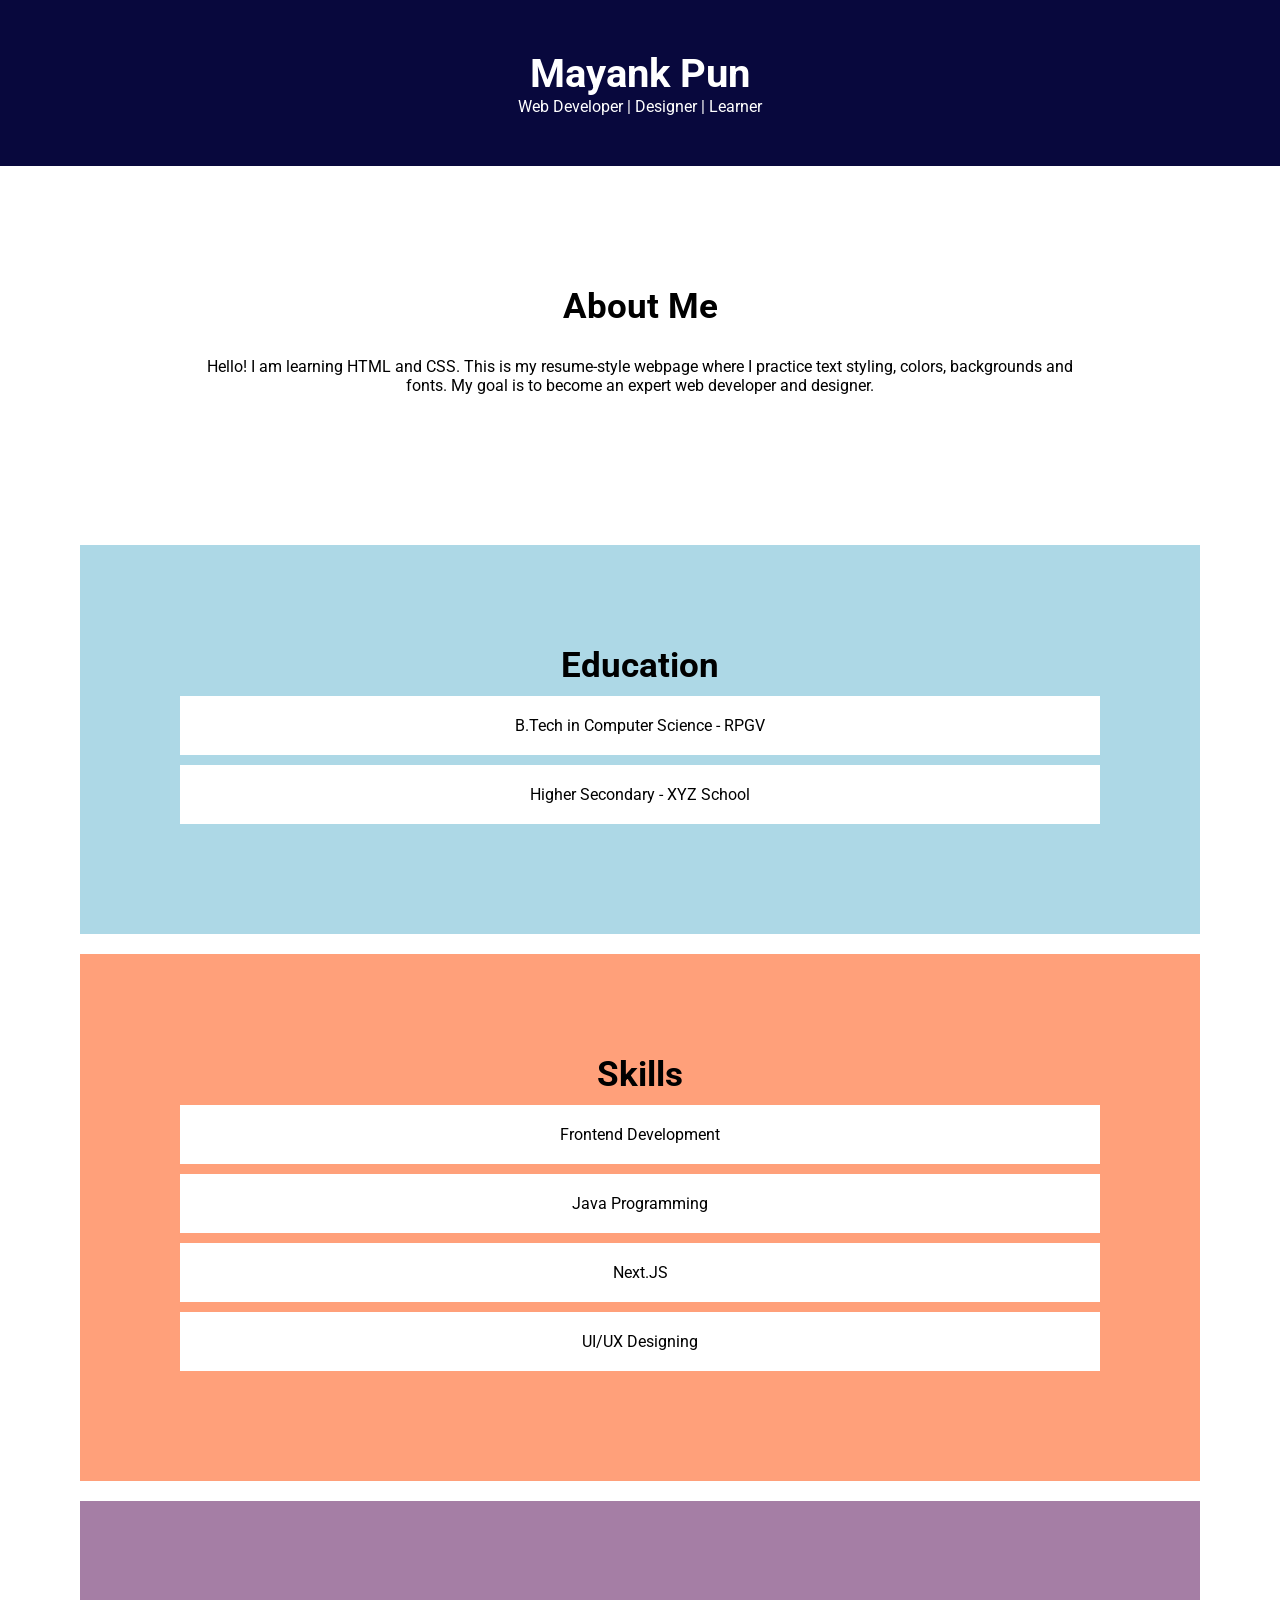
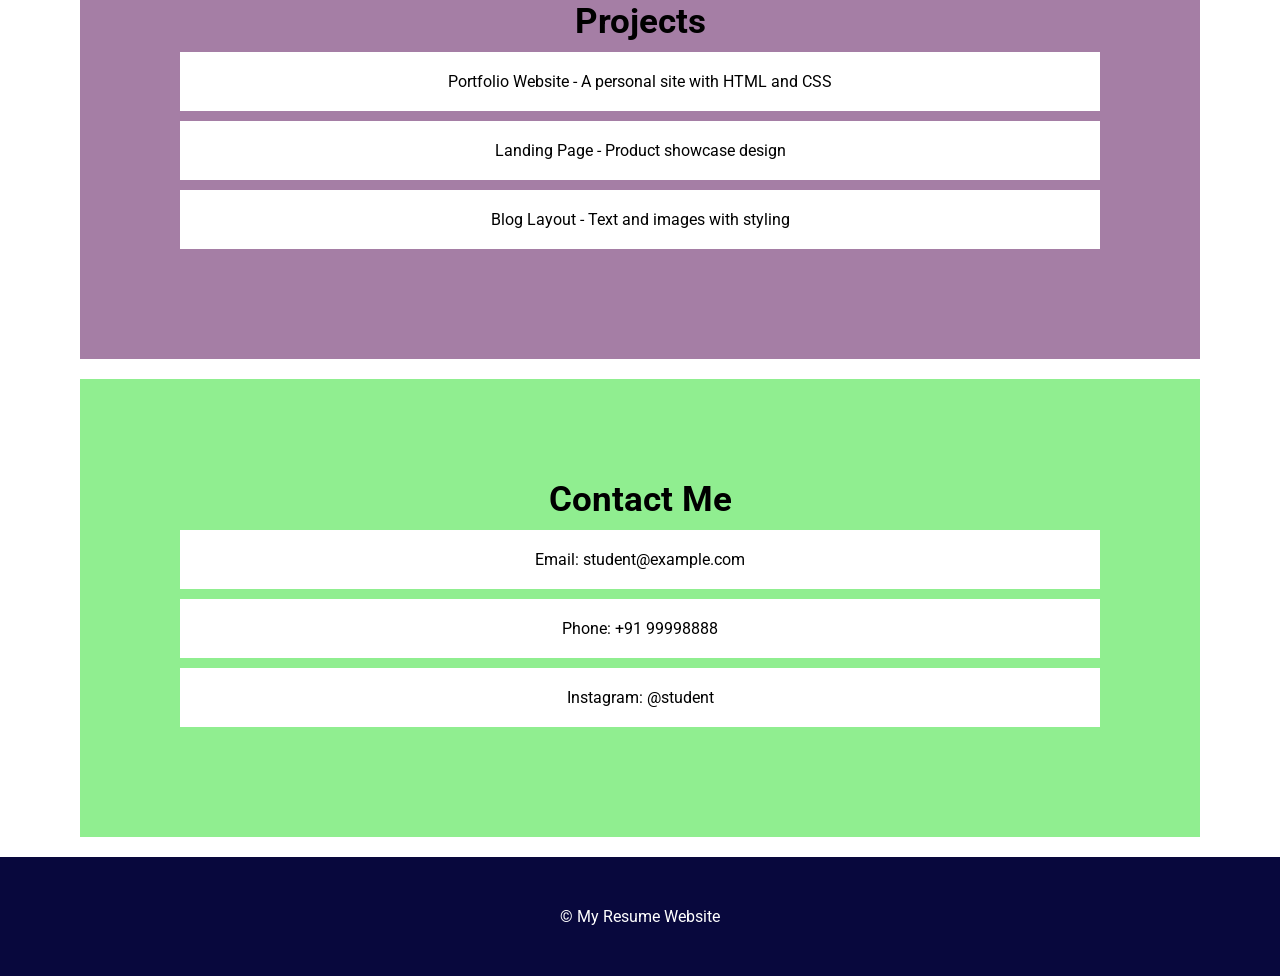
<file: Frontend/Assignment 01/index.html>
<!DOCTYPE html>
<html lang="en">
  <head>
    <meta charset="UTF-8" />
    <meta name="viewport" content="width=device-width, initial-scale=1.0" />
    <title>My Resume Website</title>
    <link rel="stylesheet" href="style.css" />
  </head>
  <body>
    <header>
      <h1>Mayank Pun</h1>
      <p>Web Developer | Designer | Learner</p>
    </header>
    <main>
      <div>
        <h2>About Me</h2>
        <p>
          Hello! I am learning HTML and CSS. This is my resume-style webpage
          where I practice text styling, colors, backgrounds and fonts. My goal
          is to become an expert web developer and designer.
        </p>
      </div>

      <div>
        <h2>Education</h2>
        <p>B.Tech in Computer Science - RPGV</p>
        <p>Higher Secondary - XYZ School</p>
      </div>

      <div>
        <h2>Skills</h2>
        <p>Frontend Development</p>
        <p>Java Programming</p>
        <p>Next.JS</p>
        <p>UI/UX Designing</p>
      </div>

      <div>
        <h2>Projects</h2>
        <p>Portfolio Website - A personal site with HTML and CSS</p>
        <p>Landing Page - Product showcase design</p>
        <p>Blog Layout - Text and images with styling</p>
      </div>

      <div>
        <h2>Contact Me</h2>
        <p>Email: student@example.com</p>
        <p>Phone: +91 99998888</p>
        <p>Instagram: @student</p>
      </div>
    </main>
    <footer>&copy; My Resume Website</footer>
  </body>
</html>
</file>
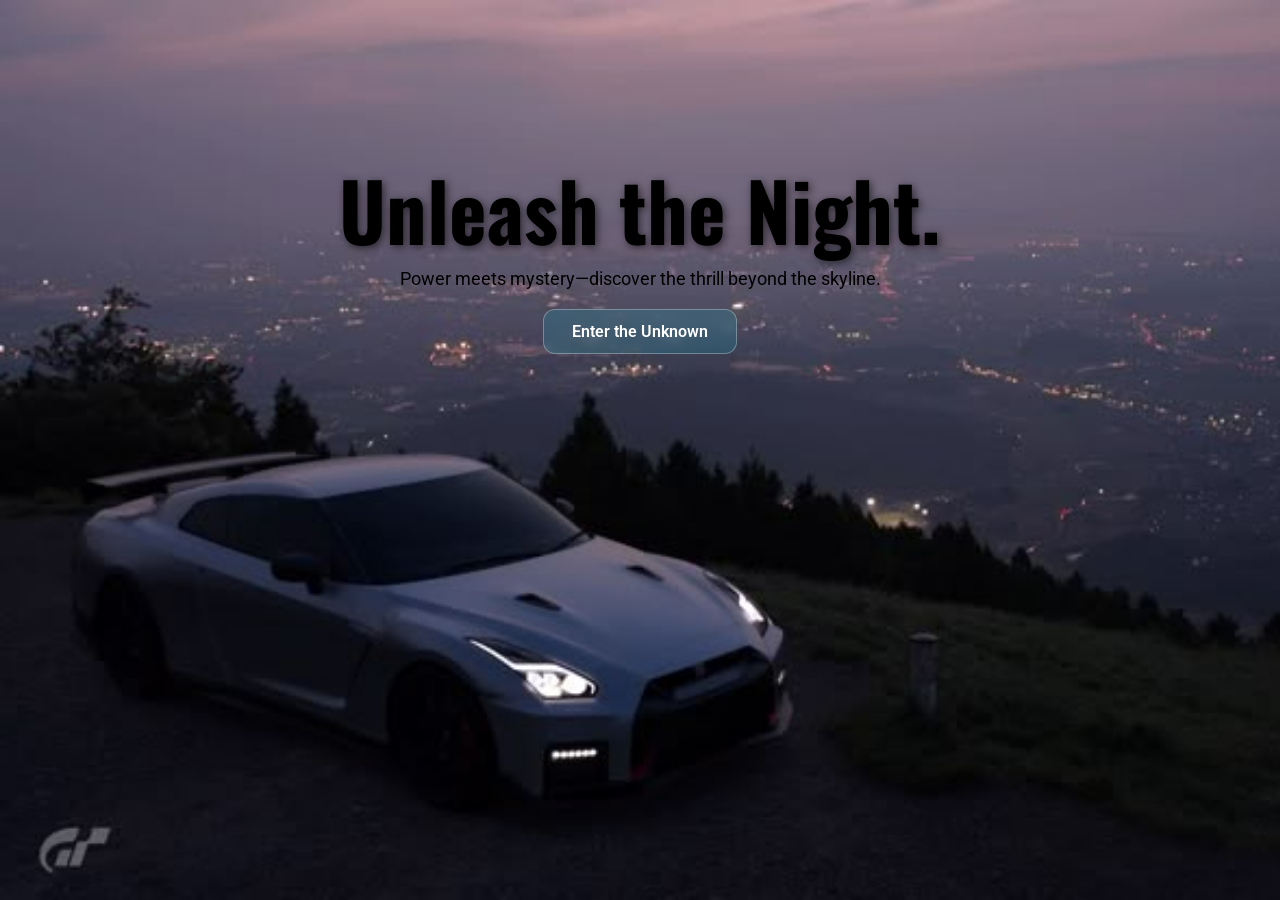
<file: Frontend/Assignment 02/index.html>
<!DOCTYPE html>
<html lang="en">
<head>
    <meta charset="UTF-8">
    <meta name="viewport" content="width=device-width, initial-scale=1.0">
    <title>Herosection</title>
    <link rel="stylesheet" href="style.css">
    <link rel="shortcut icon" href="favicon.ico" type="image/x-icon">
</head>
<body>
    <div class="herosection"> 
        <h1>Unleash the Night.</h1> 
        <p>Power meets mystery—discover the thrill beyond the skyline.</p>
        <button>Enter the Unknown</button>
    </div>
</body>
</html>
</file>
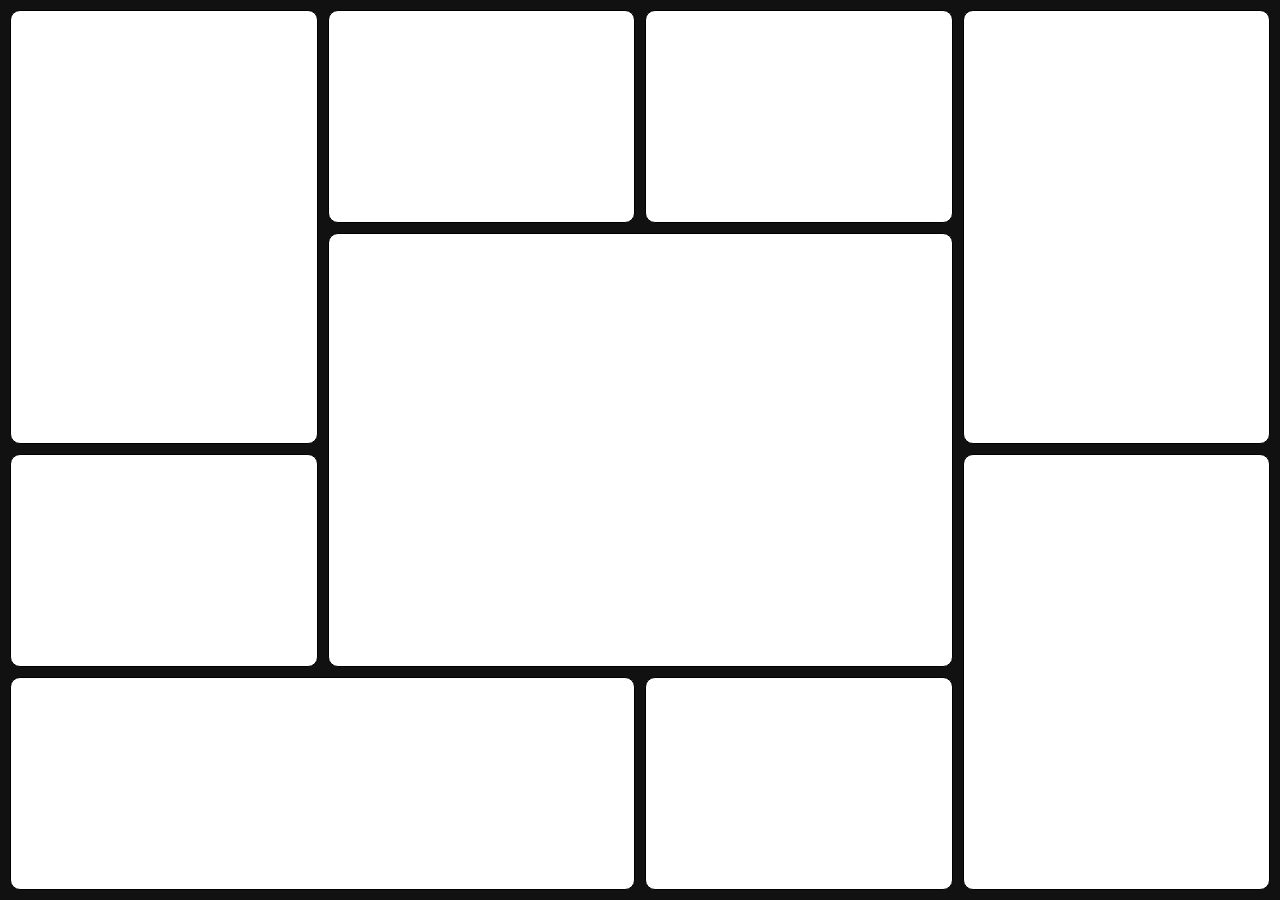
<file: Frontend/Assignment 05/index.html>
<!DOCTYPE html>
<html lang="en">
  <head>
    <meta charset="UTF-8" />
    <meta name="viewport" content="width=device-width, initial-scale=1.0" />
    <title>Bento Grid</title>
    <link rel="stylesheet" href="style.css" />
  </head>
  <body>
    <main>
      <section><div>Naruto</div></section>
      <section><div>Akki</div></section>
      <section><div>Goku</div></section>
      <section><div>Zhao</div></section>
      <section><div>Khristeen</div></section>
      <section><div>Albedo</div></section>
      <section><div>Sukuna</div></section>
      <section><div>Luffy</div></section>
      <section><div>Anya</div></section>
    </main>
  </body>
</html>
</file>
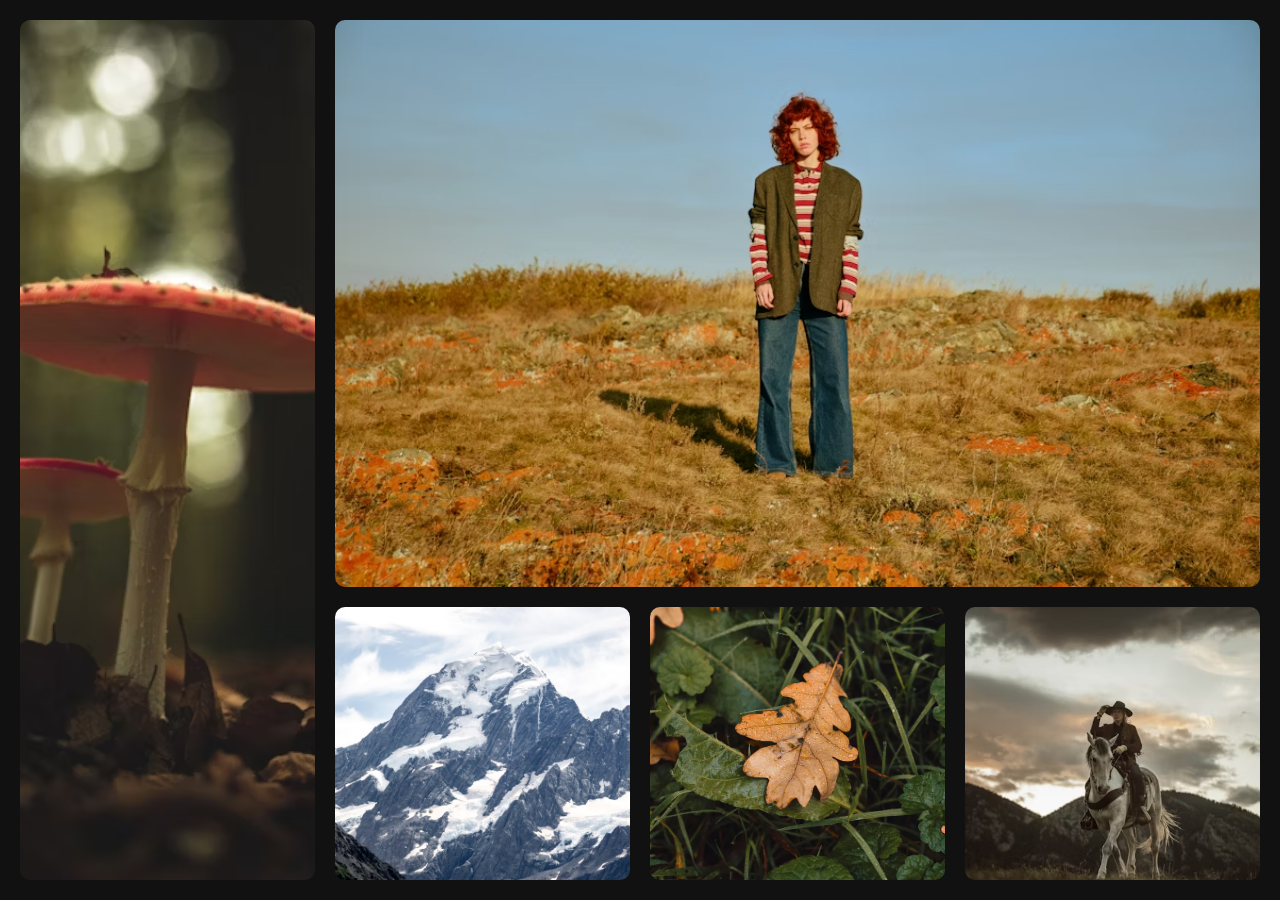
<file: Frontend/Assignment 07/index.html>
<!DOCTYPE html>
<html lang="en">
<head>
    <meta charset="UTF-8">
    <meta name="viewport" content="width=device-width, initial-scale=1.0">
    <title>Image gallery</title>
    <link rel="stylesheet" href="style.css">
</head>
<body>
    <main>
        <div id="img-1"></div>
        <div id="img-2"></div>
        <div id="img-3"></div>
        <div id="img-4"></div>
        <div id="img-5"></div>
    </main>
</body>
</html>
</file>
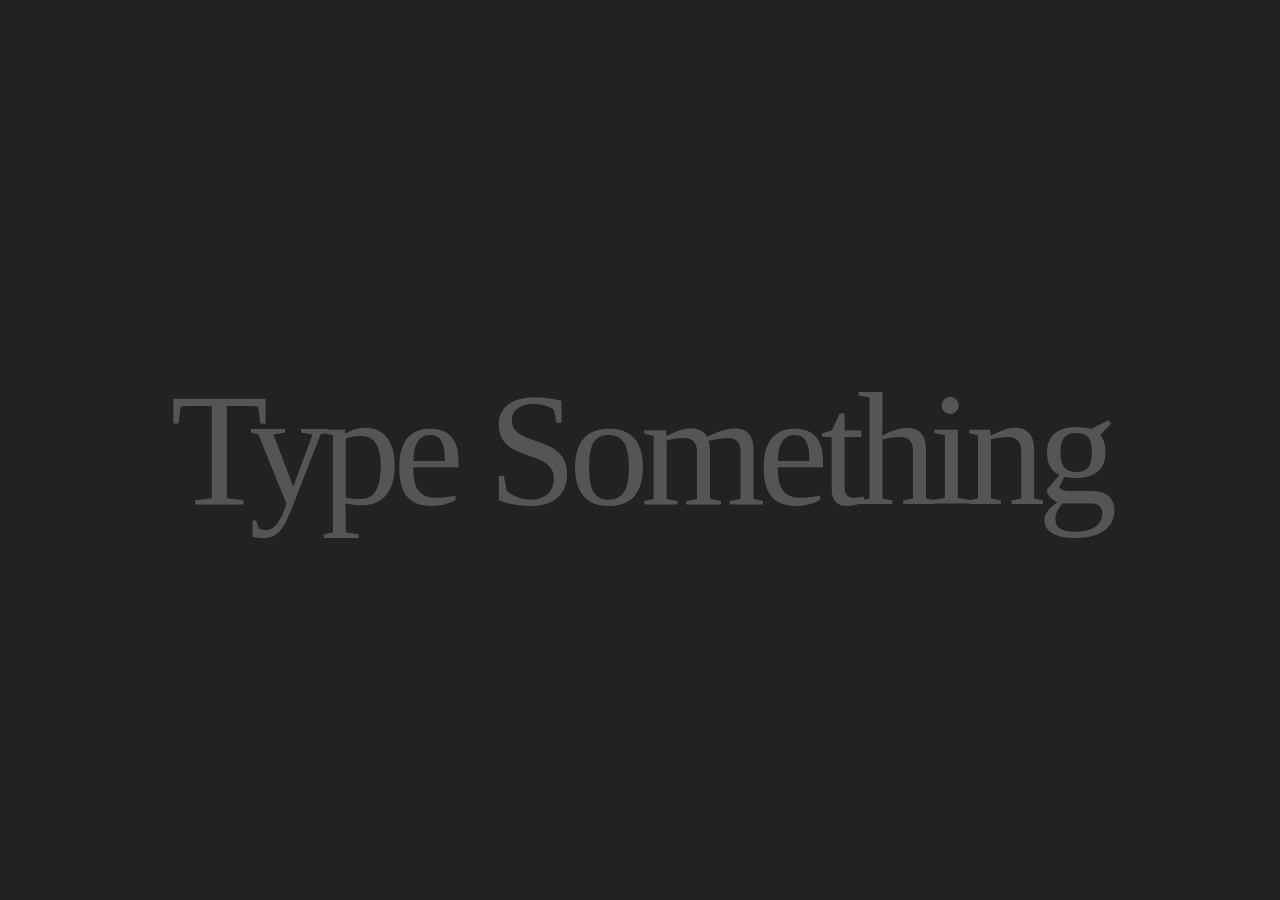
<file: Frontend/Assignment 08/index.html>
<!DOCTYPE html>
<html lang="en">
  <head>
    <meta charset="UTF-8" />
    <meta name="viewport" content="width=device-width, initial-scale=1.0" />
    <title>Key Tracker</title>
    <style>
      * {
        margin: 0;
        padding: 0;
        font-family: Calibri;
        box-sizing: border-box;
      }

      html,
      body {
        height: 100%;
        width: 100%;
      }

      main {
        height: 100%;
        width: 100%;
        background-color: #222;
        display: flex;
        align-items: center;
        justify-content: center;
      }

      p{
        position: absolute;
        top: 10%;
        left: 50%;
        transform: translateX(-50%);
        color: white;
      }

      h1 {
        color: #555;
        font-size: 10rem;
        font-weight: 300;
        user-select: none;
        letter-spacing: -0.5rem;
        transition: 0.5s ease;
      }
    </style>
  </head>
  <body>
    <main>
      <p></p>
      <h1>Type Something</h1>
    </main>

    <script src="script.js"></script>
  </body>
</html>
</file>
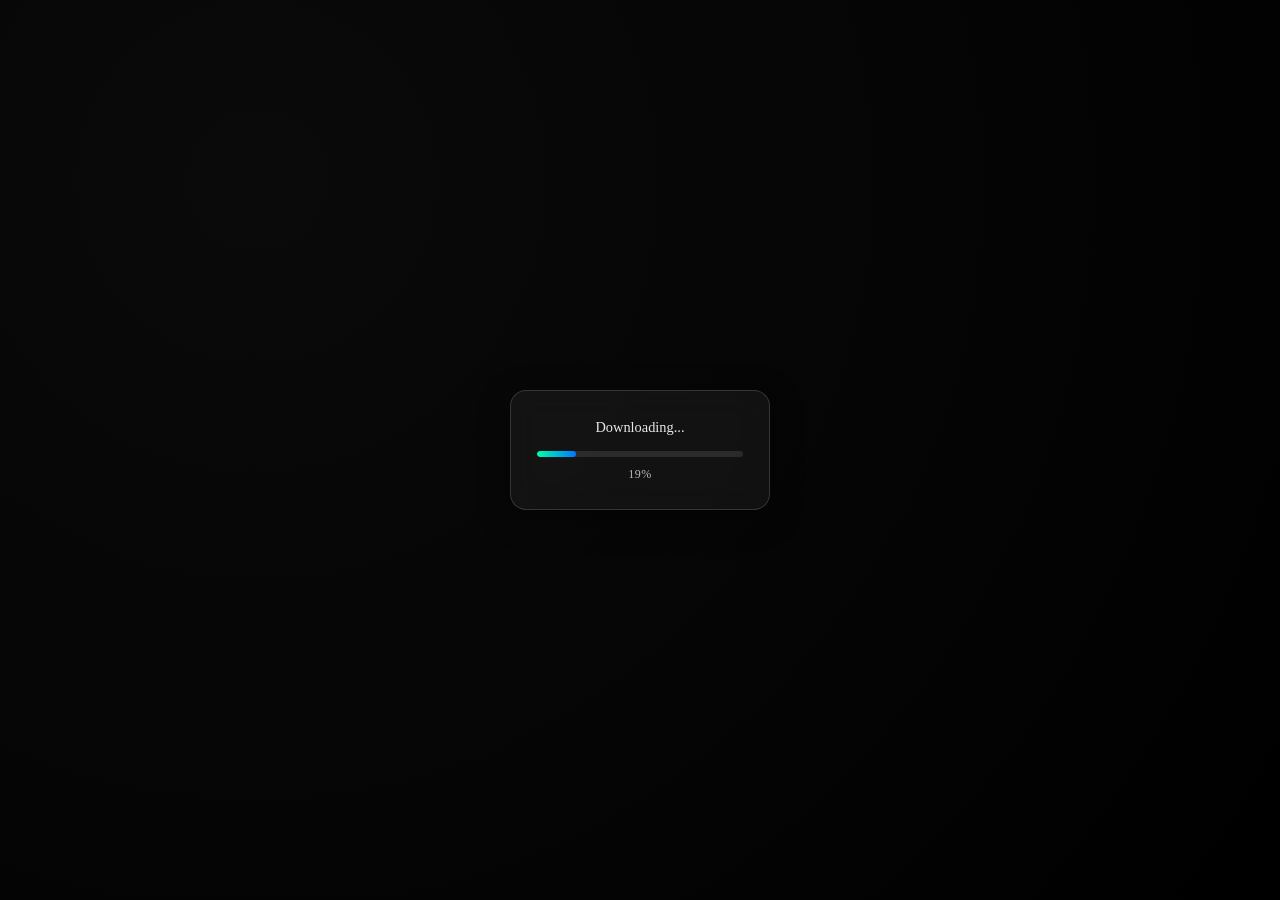
<file: Frontend/Assignment 11/index.html>
<!DOCTYPE html>
<html lang="en">
  <head>
    <meta charset="UTF-8" />
    <meta name="viewport" content="width=device-width, initial-scale=1.0" />
    <title>Download UI</title>
    <link rel="shortcut icon" href="./assets/logo.png" type="image/x-icon" />
    <link rel="stylesheet" href="style.css" />
  </head>
  <body>
    <div class="glass-box">
      <h3 class="blink">Downloading...</h3>
      <button>Open Now</button>
      <div class="progress-container">
        <div class="progress-bar"></div>
      </div>
      <div class="percent">0%</div>
    </div>

    <div class="show">
      <p id="close">X</p>
      <video src="./assets/video.mp4" controls></video>
    </div>

    <script src="script.js"></script>
  </body>
</html>
</file>
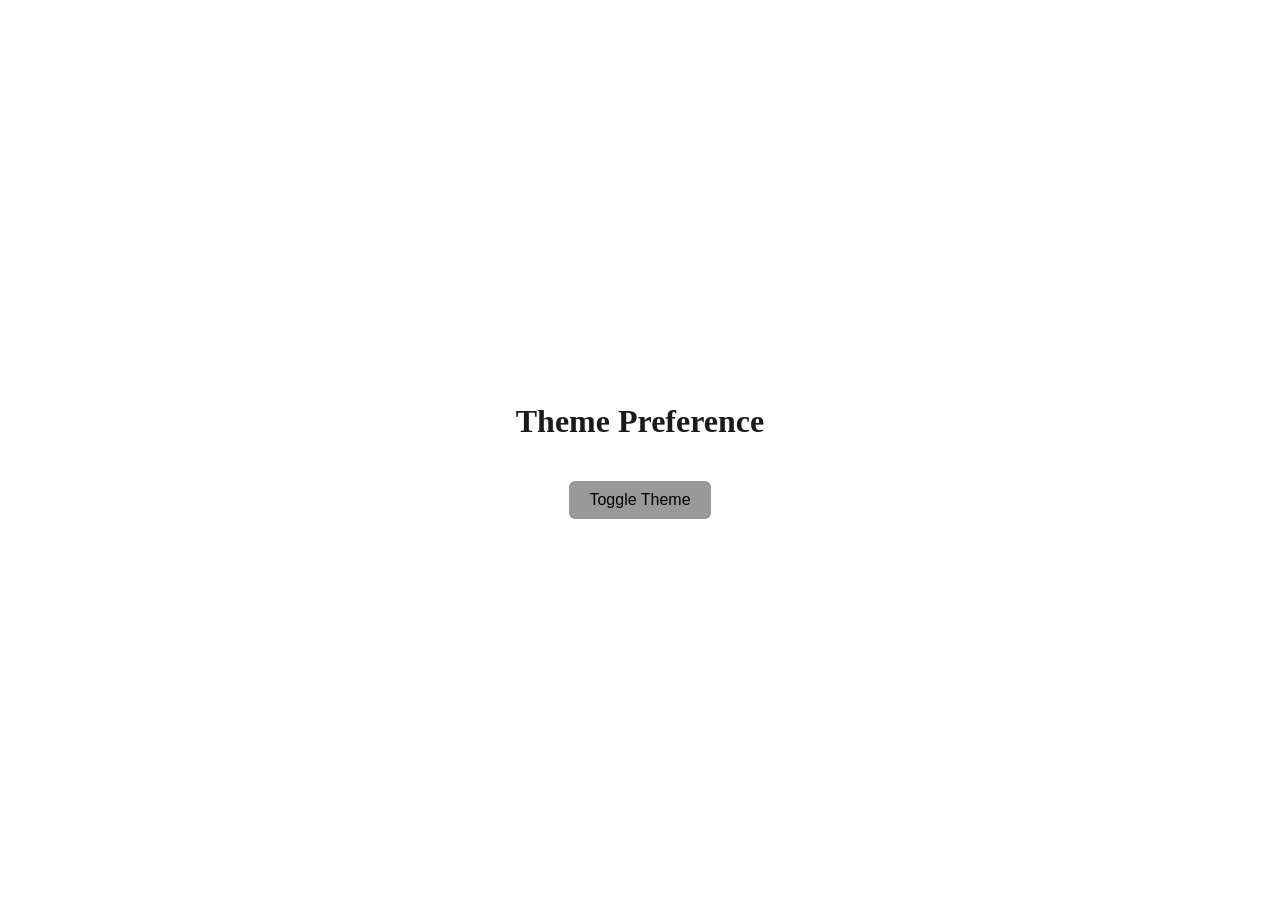
<file: Frontend/Assignment 12/index.html>
<!DOCTYPE html>
<html lang="en">
  <head>
    <meta charset="UTF-8" />
    <meta name="viewport" content="width=device-width, initial-scale=1.0" />
    <title>Theme Toggle</title>
    <link rel="stylesheet" href="style.css" />
  </head>
  <body>
    <div class="container">
      <h1>Theme Preference</h1>
      <button id="toggleTheme">Toggle Theme</button>
    </div>

    <script src="script.js"></script>
  </body>
</html>
</file>
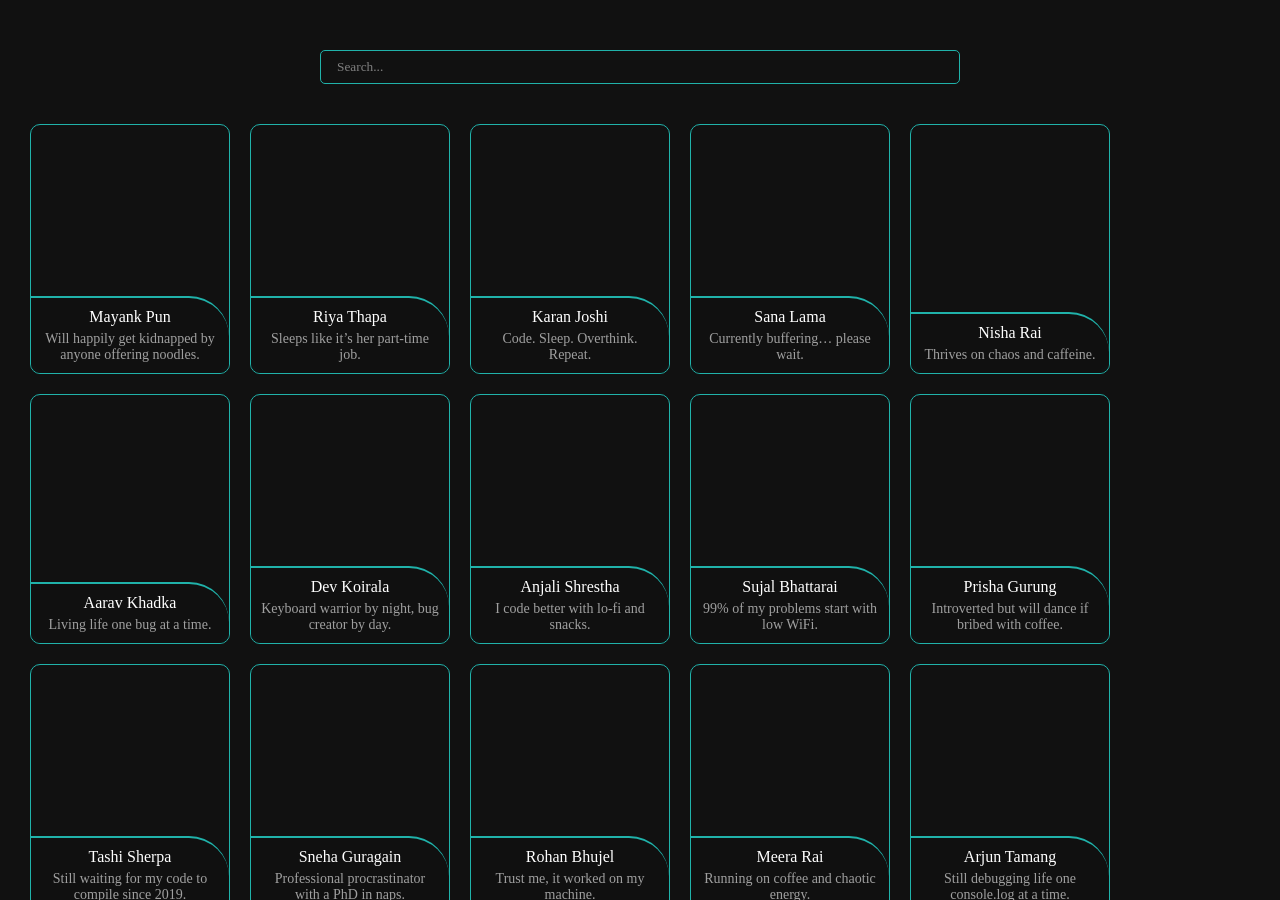
<file: Frontend/Assignment 13/index.html>
<!DOCTYPE html>
<html lang="en">
  <head>
    <meta charset="UTF-8" />
    <meta name="viewport" content="width=device-width, initial-scale=1.0" />
    <title>Search Filter</title>
    <link rel="shortcut icon" href="./assets/logo.png" type="image/x-icon">
    <link rel="stylesheet" href="style.css" />
  </head>
  <body>
    <main>
      <input type="search" name="search" id="search" autocomplete="off" placeholder="Search..." />
      <div class="container"></div>
    </main>

    <script src="script.js"></script>
  </body>
</html>
</file>
<file: Frontend/Assignment 01/style.css>
@font-face {
    font-family: roboto;
    src: url(./fonts/Roboto-VariableFont_wdth\,wght.ttf);
}

*{
    margin: 0;
    padding: 0;
}

body, html{  
    text-align: center; 
    font-family: roboto;
}

header, footer{
    background-color: rgb(8, 8, 61);
    padding: 50px;
    color: white;
}

header h1{
    font-size: 40px;
}
 
div{ 
    padding: 100px;
    margin: 20px 80px;
}

div h2{
    font-size: 35px;
}

div p{ 
    background-color: white;
    margin: 10px 0;
    padding: 20px;
}

div:nth-child(2){
    background-color: lightblue;
}
div:nth-child(3){
    background-color: lightsalmon;
}
div:nth-child(4){
    background-color: rgb(165, 126, 165);
}
div:nth-child(5){
    background-color: lightgreen;
}
</file>
<file: Frontend/Assignment 02/style.css>
@font-face {
    font-family: roboto;
    src: url(./assets/Roboto-VariableFont_wdth\,wght.ttf);
} 
@font-face {
    font-family: oakland;
    src: url(./assets/OAKLAND.ttf);
} 
@font-face {
    font-family: midnight-gelactic;
    src: url(./assets/Midnight\ Gelactic\ DEMO\ VERSION.ttf);
}
@font-face {
    font-family: oswald;
    src: url(./assets/Oswald-VariableFont_wght.ttf);
}

*{
    margin: 0;
    padding: 0;
    box-sizing: border-box;
}

.herosection{ 
    height: 100vh;
    width: 100%;
    background-image: url(./assets/image-7.jpg);
    background-size: cover;  
    padding-top: 150px;
}

h1{
    font-size: 80px;
    text-align: center;  
    /* font-family: oakland; */
    /* font-family: midnight-gelactic; */
    font-family: oswald; 
    text-shadow: 2px 2px 8px rgba(0, 0, 0, 0.6);
}

p{ 
    font-size: 18px;
    text-align: center;  
    font-family: roboto; 
}

button{
    padding: 8px 15px;
    border-radius: 8px;
    outline: none;
    border: none;   
    margin-top: 20px;
    margin-left: 50%;
    transform: translateX(-50%);
    font-family: roboto; 
}

button { 
  background: rgba(5, 199, 224, 0.15);
  color: #fff;
  padding: 12px 28px;
  border: 1px solid rgba(255, 255, 255, 0.3);
  border-radius: 12px;
  font-size: 1rem;
  font-weight: 600;
  cursor: pointer;
  backdrop-filter: blur(5px);
  transition: 0.3s;
}

button:hover {
  background: rgba(255, 255, 255, 0.3);
}
</file>
<file: Frontend/Assignment 05/style.css>
* {
  margin: 0;
  padding: 0;
  box-sizing: border-box;
  font-family: helvetica;
}

html,
body {
  height: 100%;
  width: 100%;
  background-color: #111; 
}

main {
  height: 100%;
  width: 100%;
  display: grid; 
  grid-template-areas:
    "section1 section2 section3 section4"
    "section1 section5 section5 section4"
    "section6 section5 section5 section9"
    "section7 section7 section8 section9";
  gap: 10px;
  padding: 10px;
}

section {
  background-color: white;
  border: 1px solid black;
  border-radius: 10px;
  cursor: pointer;
  transition: .3s ease;
  background-position: center;
  background-size: cover;
  position: relative;
  overflow: hidden;
}
section>div{
  position: absolute;
  height: 50px;
  width: 100%;
  background-color: #111; 
  opacity: .7;
  color: White;
  text-align: center;
  padding: 20px;
  font-size: 20px;
  bottom: -50px;
  transition: .3s ease;
  border-radius: 10px;
}
section:hover{
  transform: scale(.9);
}
section:hover >div{
  bottom: 0;
}

section:nth-child(1) {
  grid-area: section1;
  background-image: url(https://i.pinimg.com/736x/a4/48/6c/a4486c09fc8c1d236b1d60af3236d389.jpg);
}
section:nth-child(2) {
  grid-area: section2; 
  background-image: url(https://i.pinimg.com/1200x/10/7b/a8/107ba836b7e558d6005b55c475a1bb1b.jpg);
}
section:nth-child(3) {
  grid-area: section3;
  background-image: url(https://i.pinimg.com/736x/00/88/be/0088be9db07f9d861f5c8871e2d3b62a.jpg);
}
section:nth-child(4) {
  grid-area: section4;
  background-image: url(https://i.pinimg.com/736x/3d/04/bb/3d04bb0273e52890277e8be37fbd0080.jpg);
}
section:nth-child(5) {
  grid-area: section5; 
  background-image: url(https://i.pinimg.com/736x/7a/f3/ba/7af3babb49686deac4350e5c4479b380.jpg);
} 
section:nth-child(6) {
  grid-area: section6; 
  background-image: url(https://i.pinimg.com/736x/fe/3a/49/fe3a496d00800816e4e5a9d115af132f.jpg);
}
section:nth-child(7) {
  grid-area: section7;
  background-image: url(https://i.pinimg.com/736x/7e/90/ff/7e90ff851c9d07a6d49a25ee8ea3768a.jpg);
}
section:nth-child(8) {
  grid-area: section8;
  background-image: url(https://i.pinimg.com/1200x/9e/ef/be/9eefbea97ce669db3c4366f86e715236.jpg);
}
section:nth-child(9) {
  grid-area: section9;
  background-image: url(https://i.pinimg.com/736x/85/e6/47/85e64767b129d2cae2d1c47b1ed0aece.jpg);
}
</file>
<file: Frontend/Assignment 07/style.css>
* {
  margin: 0;
  padding: 0;
  box-sizing: border-box;
  font-family: helvetica;
}

html,
body {
  height: 100%;
  width: 100%;
}

main {
  height: 100%;
  width: 100%;
  background-color: #111;
  color: white;
  display: grid;
  grid-template-areas: "img-1 img-2 img-2 img-2" "img-1 img-2 img-2 img-2" "img-1 img-3 img-4 img-5";
  gap: 20px;
  padding: 20px;
}
main #img-1 {
  background-image: url("./assets/img-1.png");
  background-repeat: no-repeat;
  background-position: center;
  background-size: cover;
  grid-area: img-1;
  border-radius: 10px;
}
main #img-2 {
  background-image: url("./assets/img-2.png");
  background-repeat: no-repeat;
  background-position: center;
  background-size: cover;
  grid-area: img-2;
  border-radius: 10px;
}
main #img-3 {
  background-image: url("./assets/img-3.png");
  background-repeat: no-repeat;
  background-position: center;
  background-size: cover;
  grid-area: img-3;
  border-radius: 10px;
}
main #img-4 {
  background-image: url("./assets/img-4.png");
  background-repeat: no-repeat;
  background-position: center;
  background-size: cover;
  grid-area: img-4;
  border-radius: 10px;
}
main #img-5 {
  background-image: url("./assets/img-5.png");
  background-repeat: no-repeat;
  background-position: center;
  background-size: cover;
  grid-area: img-5;
  border-radius: 10px;
}/*# sourceMappingURL=style.css.map */
</file>
<file: Frontend/Assignment 11/style.css>
* {
  margin: 0;
  padding: 0;
  box-sizing: border-box;
  font-family: Calibri;
}

body {
  height: 100vh;
  display: flex;
  align-items: center;
  justify-content: center;
  background: radial-gradient(circle at 20% 20%, #0a0a0a, #000);
  overflow: hidden;
}

.glass-box {
  width: 260px;
  height: 120px;
  background: rgba(255, 255, 255, 0.05);
  backdrop-filter: blur(15px);
  border: 1px solid rgba(255, 255, 255, 0.15);
  border-radius: 16px;
  box-shadow: 0 8px 32px rgba(0, 0, 0, 0.4);
  display: flex;
  flex-direction: column;
  justify-content: center;
  align-items: center;
  color: #fff;
  text-align: center;
  animation: fadeIn 1s ease forwards;
}

.glass-box h3 {
  font-size: 0.9rem;
  font-weight: 400;
  margin-bottom: 15px;
  color: rgba(255, 255, 255, 0.9);
}

.blink {
  animation: blink 1s ease-in-out infinite alternate;
}

.progress-container {
  width: 80%;
  height: 6px;
  background: rgba(255, 255, 255, 0.1);
  border-radius: 10px;
  overflow: hidden;
  margin-bottom: 10px;
}

.progress-bar {
  width: 30%;
  height: 100%;
  background: linear-gradient(90deg, #00ffaa, #0077ff);
  border-radius: 10px;
}

.percent {
  font-size: 0.75rem;
  color: rgba(255, 255, 255, 0.7);
  letter-spacing: 0.5px;
}

@keyframes fadeIn {
  from {
    opacity: 0;
    transform: translateY(20px);
  }
  to {
    opacity: 1;
    transform: translateY(0);
  }
}

@keyframes blink {
  from {
    opacity: 0;
  }
  to {
    opacity: 1;
  }
}

button {
  display: none;
  padding: 10px 22px;
  outline: none;
  border: none;
  border-radius: 5px;
  background-color: rgb(14, 110, 83);
  color: white;
  font-size: 15px;
  cursor: pointer;
  will-change: scale;
  transition: 0.3s ease;
  margin-bottom: 15px;
  &:hover {
    background-color: rgb(14, 68, 53);
  }
  &:active {
    scale: 0.9;
  }
}

.show {
  background: radial-gradient(circle at 20% 20%, #0a0a0a, #000);
  display: none;
  height: 100%;
  width: 100%;
}

.show video {
  height: 100%;
  width: 100%;
}

#close{
  color: red;
  position: absolute;
  top: 2rem;
  right: 2rem;
  cursor: pointer;
  font-size: 1.5rem;
  z-index: 999;
}
</file>
<file: Frontend/Assignment 12/style.css>
:root {
  --bg-light: #ffffff;
  --text-light: #1a1a1a;

  --bg-dark: #1e1e1e;
  --text-dark: #f5f5f5;
}

body.light {
  background-color: var(--bg-light);
  color: var(--text-light);
}
body.dark {
  background-color: var(--bg-dark);
  color: var(--text-dark);
}
body {
  margin: 0;
  font-family: Calibri;
  transition: background-color 0.3s ease, color 0.3s ease;
}

.container {
  height: 100vh;
  display: flex;
  flex-direction: column;
  justify-content: center;
  align-items: center;
}

button {
  margin-top: 20px;
  padding: 10px 20px;
  font-size: 16px;
  cursor: pointer;
  border: none;
  border-radius: 6px;
  background-color: #999;
}
</file>
<file: Frontend/Assignment 13/style.css>
* {
  margin: 0;
  padding: 0;
  box-sizing: border-box;
  font-family: Calibri;
}

html,
body {
  height: 100%;
  width: 100%;
}

main {
  height: 100vh;
  width: 100%;
  background-color: #111;
  color: white;
  display: flex;
  flex-direction: column;
  align-items: center;
  padding-top: 50px;
}
main input[type=search] {
  padding: 0.5rem 1rem;
  border-radius: 5px;
  outline: none;
  border: 1px solid lightseagreen;
  background-color: transparent;
  color: white;
  width: 50%;
}
main input[type=search]::-moz-placeholder {
  color: gray;
}
main input[type=search]::placeholder {
  color: gray;
}
main .container {
  height: 100%;
  width: 100%;
  padding: 40px 30px 20px;
  gap: 20px;
  display: flex;
  flex-wrap: wrap;
  overflow-y: auto;
}
main .container::-webkit-scrollbar {
  width: 6px; /* scrollbar width */
}
main .container::-webkit-scrollbar-track {
  background: #0f0f0f; /* track background */
  border-radius: 10px;
}
main .container::-webkit-scrollbar-thumb {
  background: linear-gradient(180deg, #00ffcc, #0099ff);
  border-radius: 10px;
}
main .container::-webkit-scrollbar-thumb:hover {
  background: linear-gradient(180deg, #00ffaa, #00ccff);
}
main .container p {
  width: 100%;
  text-align: center;
  font-size: 1.2rem;
}
main .container .card {
  border: 1px solid lightseagreen;
  height: 250px;
  width: 200px;
  border-radius: 10px;
  position: relative;
  background-position: center;
  background-size: cover;
  overflow: hidden;
}
main .container .card .text-box {
  border-top: 2px solid white;
  border-top: 2px solid lightseagreen;
  -webkit-backdrop-filter: blur(2px);
          backdrop-filter: blur(2px);
  width: 100%;
  border-top-right-radius: 40px;
  background-color: rgba(17, 17, 17, 0.6705882353);
  background-color: rgba(17, 17, 17, 0.8);
  position: absolute;
  padding: 10px 15px;
  padding: 10px;
  bottom: 0;
}
main .container .card .text-box p:nth-child(1) {
  font-size: 16px;
}
main .container .card .text-box p:nth-child(2) {
  margin-top: 5px;
  font-size: 14px;
  opacity: 0.6;
}/*# sourceMappingURL=style.css.map */
</file>
